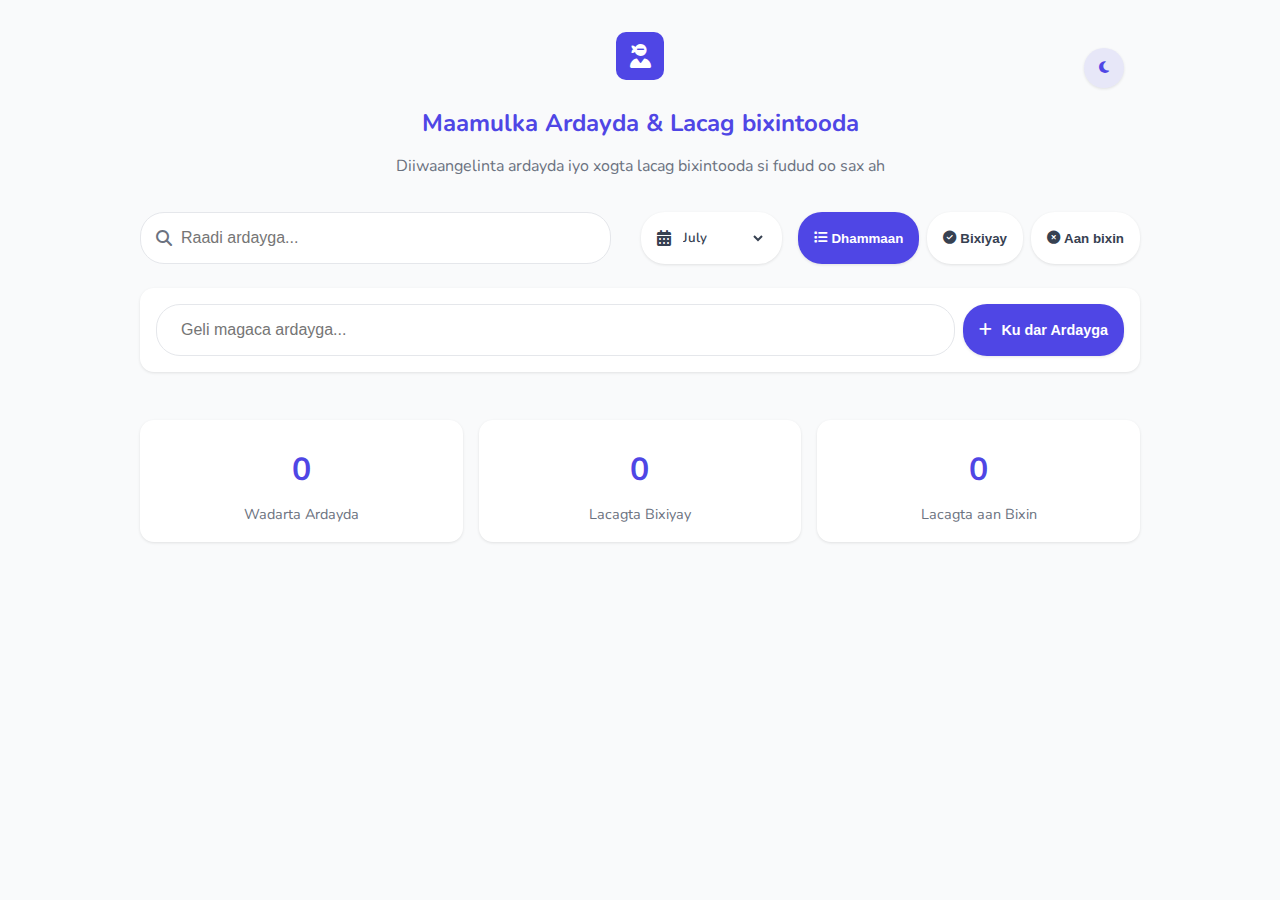
<file: index.html>
<!DOCTYPE html>
<html lang="so">
<head>
  <meta charset="UTF-8">
  <meta name="viewport" content="width=device-width, initial-scale=1.0">
  <title>Maamulka Ardayda & Lacagta</title>
  <link href="https://fonts.googleapis.com/css2?family=Nunito:wght@300;400;600;700&display=swap" rel="stylesheet">
  <link rel="stylesheet" href="https://cdnjs.cloudflare.com/ajax/libs/font-awesome/6.4.0/css/all.min.css">
  
   <link rel="stylesheet" href="style.css">
  <link rel="manifest" href="manifest.json">
<meta name="theme-color" content="#4F46E5">
</head>
<body>

<div class="header">
  <div class="logo">
    
    <div class="logo-icon">
      <i class="fas fa-user-ninja"></i>
    </div>
    <h1>Maamulka Ardayda & Lacag bixintooda</h1>
  </div>
  
  <button id="darkModeToggle" class="dark-mode-toggle">
    <i class="fas fa-moon"></i>
  </button>
  <p class="subtitle">Diiwaangelinta ardayda iyo xogta lacag bixintooda si fudud oo sax ah</p>
</div>

<div class="toolbar">
  <div class="search-container">
    <i class="fas fa-search search-icon"></i>
    <input type="text" id="searchInput" class="search-input" placeholder="Raadi ardayga...">
  </div>
  <div class="month-selector">
    <i class="fas fa-calendar-alt"></i>
    <select id="monthSelect"></select>
  </div>
  <div class="filter-buttons">
    <button class="filter-btn active" data-filter="all">
      <i class="fas fa-list"></i> Dhammaan
    </button>
    <button class="filter-btn" data-filter="paid">
      <i class="fas fa-check-circle"></i> Bixiyay
    </button>
    <button class="filter-btn" data-filter="unpaid">
      <i class="fas fa-times-circle"></i> Aan bixin
    </button>
  </div>

<input type="file" id="fileInput" style="display: none;">

</div>

<div class="input-card">
  <div class="input-group">
    <input type="text" id="studentName" class="form-control" placeholder="Geli magaca ardayga...">
    <button class="btn btn-primary" onclick="addStudent()">
      <i class="fas fa-plus"></i> Ku dar Ardayga
    </button>
  </div>
</div>

<div class="student-list" id="studentList"></div>

<div class="summary-cards">
  <div class="summary-card">
    <div class="summary-value" id="totalStudents">0</div>
    <div class="summary-label">Wadarta Ardayda</div>
  </div>
  <div class="summary-card">
    <div class="summary-value" id="paidStudents">0</div>
    <div class="summary-label">Lacagta Bixiyay</div>
  </div>
  <div class="summary-card">
    <div class="summary-value" id="unpaidStudents">0</div>
    <div class="summary-label">Lacagta aan Bixin</div>
  </div>
</div>
    <script src="Script.js"></script>


<script>
  // Register service worker
  if ('serviceWorker' in navigator) {
    window.addEventListener('load', () => {
      navigator.serviceWorker.register('/sw.js')
        .then(registration => {
          console.log('ServiceWorker registration successful');
          
          // Set up periodic sync (for background updates)
          if ('periodicSync' in registration) {
            registration.periodicSync.register('update-students', {
              minInterval: 24 * 60 * 60 * 1000 // 24 hours
            });
          }
        })
        .catch(err => console.log('ServiceWorker registration failed: ', err));
    });
  }

  // Function to sync data when connection returns
  function syncWhenOnline() {
    if (navigator.onLine) {
      navigator.serviceWorker.ready.then(registration => {
        registration.sync.register('sync-students');
      });
    }
  }

  // Listen for connection changes
  window.addEventListener('online', syncWhenOnline);
</script>
</body>
</html>
</file>
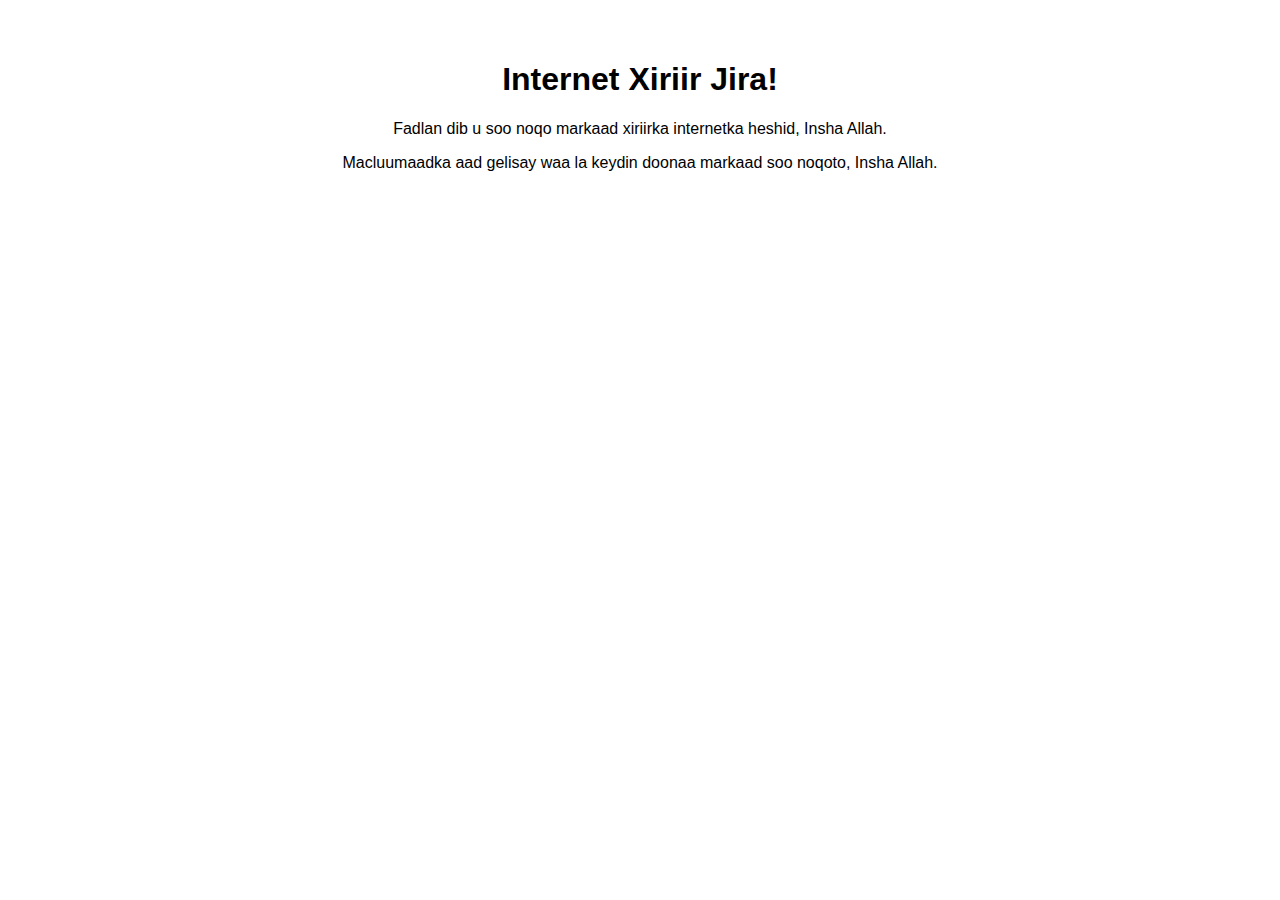
<file: offline.html>
<!DOCTYPE html>
<html lang="so">
<head>
  <meta charset="UTF-8">
  <title>Offline</title>
  <style>
    body {
      font-family: 'Nunito', sans-serif;
      text-align: center;
      padding: 2em;
    }
  </style>
</head>
<body>
  <h1>Internet Xiriir Jira!</h1>
  <p>Fadlan dib u soo noqo markaad xiriirka internetka heshid, Insha Allah.</p>
  <p>Macluumaadka aad gelisay waa la keydin doonaa markaad soo noqoto, Insha Allah.</p>
</body>
</html>
</file>
<file: style.css>
:root {
      --primary: #4F46E5;
      --primary-light: #6366F1;
      --success: #10B981;
      --danger: #EF4444;
      --warning: #F59E0B;
      --light: #F9FAFB;
      --dark: #1F2937;
      --text: #374151;
      --text-light: #6B7280;
      --card-bg: #FFFFFF;
      --border: #E5E7EB;

      /* Dark mode variables */
      --dm-primary: #8B85FF;
      --dm-primary-light: #A5A1FF;
      --dm-success: #34D399;
      --dm-danger: #F87171;
      --dm-warning: #FBBF24;
      --dm-light: #1F2937;
      --dm-dark: #F9FAFB;
      --dm-text: #E5E7EB;
      --dm-text-light: #9CA3AF;
      --dm-card-bg: #111827;
      --dm-border: #374151;

      --radius-sm: 6px;
      --radius-md: 10px;
      --radius-lg: 14px;
      --radius-xl: 18px;
      --radius-round: 24px;

      --space-xs: 4px;
      --space-sm: 8px;
      --space-md: 16px;
      --space-lg: 24px;
      --space-xl: 32px;

      --shadow-sm: 0 1px 3px rgba(0, 0, 0, 0.1);
      --shadow: 0 4px 6px rgba(0, 0, 0, 0.1);
      --shadow-md: 0 10px 15px rgba(0, 0, 0, 0.1);

      --transition: all 0.3s ease;
    }

    body {
      font-family: 'Nunito', sans-serif;
      background-color: var(--light);
      color: var(--text);
      line-height: 1.6;
      padding: var(--space-xl);
      max-width: 1000px;
      margin: 0 auto;
      transition: background-color 0.3s ease;
    }

    /* Dark mode styles */
    body.dark-mode {
      background-color: var(--dm-light);
      color: var(--dm-text);
    }

    body.dark-mode .input-card,
    body.dark-mode .student-list,
    body.dark-mode .summary-card,
    body.dark-mode .student-item {
      background-color: var(--dm-card-bg);
      border-color: var(--dm-border);
    }

    body.dark-mode .form-control,
    body.dark-mode .search-input,
    body.dark-mode .month-selector,
    body.dark-mode .month-selector select {
      background-color: var(--dm-card-bg);
      color: var(--dm-text);
      border-color: var(--dm-border);
    }

    body.dark-mode .student-name,
    body.dark-mode .summary-value {
      color: var(--dm-dark);
    }

    body.dark-mode .student-date,
    body.dark-mode .summary-label,
    body.dark-mode .subtitle {
      color: var(--dm-text-light);
    }

    body.dark-mode .paid {
      background-color: rgba(52, 211, 153, 0.1);
      color: var(--dm-success);
    }

    body.dark-mode .unpaid {
      background-color: rgba(248, 113, 113, 0.1);
      color: var(--dm-danger);
    }

    .header {
      text-align: center;
      margin-bottom: var(--space-xl);
      position: relative;
    }

    .logo {
      display: flex;
      align-items: center;
      justify-content: center;
      gap: var(--space-sm);
      margin-bottom: var(--space-sm);
    }

    .logo-icon {
      width: 48px;
      height: 48px;
      background: var(--primary);
      border-radius: var(--radius-md);
      display: flex;
      align-items: center;
      justify-content: center;
      color: white;
      font-size: 1.5rem;
    }

    h1 {
      font-size: 2rem;
      color: var(--primary);
      margin-bottom: var(--space-xs);
      font-weight: 700;
    }

    .subtitle {
      color: var(--text-light);
      font-size: 1rem;
      max-width: 600px;
      margin: 0 auto;
    }

    /* Dark mode toggle button */
    .dark-mode-toggle {
      position: absolute;
      top: var(--space-md);
      right: var(--space-md);
      background: rgba(79, 70, 229, 0.1);
      border: none;
      width: 40px;
      height: 40px;
      border-radius: 50%;
      display: flex;
      align-items: center;
      justify-content: center;
      cursor: pointer;
      transition: var(--transition);
      color: var(--primary);
      box-shadow: var(--shadow-sm);
    }

    .dark-mode-toggle:hover {
      transform: scale(1.1);
      box-shadow: var(--shadow);
      background: rgba(79, 70, 229, 0.2);
    }

    body.dark-mode .dark-mode-toggle {
      background: rgba(139, 133, 255, 0.1);
      color: var(--dm-primary);
    }

    body.dark-mode .dark-mode-toggle:hover {
      background: rgba(139, 133, 255, 0.2);
    }

    .dark-mode-toggle i {
      transition: all 0.3s ease;
    }

    body.dark-mode .dark-mode-toggle i.fa-sun {
      transform: rotate(360deg);
    }

    .toolbar {
      display: flex;
      flex-wrap: wrap;
      gap: var(--space-md);
      margin-bottom: var(--space-lg);
    }

    .search-container {
      flex: 1;
      min-width: 250px;
      position: relative;
    }

    .search-input {
      width: 85%;
      padding: var(--space-md) var(--space-md) var(--space-md) 40px;
      border: 1px solid var(--border);
      border-radius: var(--radius-round);
      font-size: 1rem;
      transition: var(--transition);
    }

    .search-input:focus {
      outline: none;
      border-color: var(--primary);
      box-shadow: 0 0 0 3px rgba(79, 70, 229, 0.1);
    }

    .search-icon {
      position: absolute;
      left: var(--space-md);
      top: 50%;
      transform: translateY(-50%);
      color: var(--text-light);
    }

    .month-selector {
      display: flex;
      align-items: center;
      gap: var(--space-sm);
      background-color: var(--card-bg);
      padding: var(--space-sm) var(--space-md);
      border-radius: var(--radius-round);
      box-shadow: var(--shadow-sm);
    }

    .month-selector select {
      border: none;
      background: transparent;
      font-family: 'Nunito', sans-serif;
      font-weight: 600;
      color: var(--text);
      cursor: pointer;
    }

    .month-selector select:focus {
      outline: none;
    }

    .filter-buttons {
      display: flex;
      gap: var(--space-sm);
    }

    .filter-btn {
      padding: var(--space-sm) var(--space-md);
      border: none;
      border-radius: var(--radius-round);
      background-color: var(--card-bg);
      color: var(--text);
      font-weight: 600;
      cursor: pointer;
      transition: var(--transition);
      display: flex;
      align-items: center;
      gap: var(--space-xs);
      box-shadow: var(--shadow-sm);
    }

    .filter-btn.active {
      background-color: var(--primary);
      color: white;
    }

    .input-card {
      background-color: var(--card-bg);
      border-radius: var(--radius-lg);
      padding: var(--space-lg);
      box-shadow: var(--shadow-sm);
      margin-bottom: var(--space-lg);
    }

    .input-group {
      display: flex;
      gap: var(--space-sm);
    }

    .form-control {
      flex: 1;
      padding: var(--space-md) var(--space-lg);
      border: 1px solid var(--border);
      border-radius: var(--radius-round);
      font-size: 1rem;
      transition: var(--transition);
    }

    .form-control:focus {
      outline: none;
      border-color: var(--primary);
      box-shadow: 0 0 0 3px rgba(79, 70, 229, 0.1);
    }

    .btn {
      padding: var(--space-md) var(--space-lg);
      border: none;
      border-radius: var(--radius-round);
      font-weight: 600;
      cursor: pointer;
      transition: var(--transition);
      display: inline-flex;
      align-items: center;
      gap: var(--space-sm);
    }

    .btn-primary {
      background-color: var(--primary);
      color: white;
      box-shadow: var(--shadow-sm);
    }

    .btn-primary:hover {
      background-color: var(--primary-light);
      transform: translateY(-2px);
      box-shadow: var(--shadow);
    }

    .btn-sm {
      padding: var(--space-sm) var(--space-md);
      font-size: 0.85rem;
    }

    .student-list {
      background-color: var(--card-bg);
      border-radius: var(--radius-lg);
      box-shadow: var(--shadow-sm);
      overflow: hidden;
    }

    .student-item {
      padding: var(--space-md) var(--space-lg);
      border-bottom: 1px solid var(--border);
      display: flex;
      align-items: center;
      justify-content: space-between;
      transition: var(--transition);
    }

    .student-item:last-child {
      border-bottom: none;
    }

    .student-item:hover {
      background-color: rgba(249, 250, 251, 0.5);
    }

    body.dark-mode .student-item:hover {
      background-color: rgba(31, 41, 55, 0.5);
    }

    .student-info {
      display: flex;
      align-items: center;
      gap: var(--space-md);
    }

    .student-avatar {
      width: 40px;
      height: 40px;
      border-radius: 50%;
      background: linear-gradient(135deg, var(--primary), var(--primary-light));
      display: flex;
      align-items: center;
      justify-content: center;
      color: white;
      font-weight: bold;
    }

    .student-details {
      display: flex;
      flex-direction: column;
    }

    .student-name {
      font-weight: 700;
      color: var(--text);
    }

    .student-date {
      font-size: 0.8rem;
      color: var(--text-light);
    }

    .payment-status {
      font-weight: 600;
      padding: var(--space-xs) var(--space-sm);
      border-radius: var(--radius-round);
      font-size: 0.85rem;
    }

    .paid {
      background-color: rgba(16, 185, 129, 0.1);
      color: var(--success);
    }

    .unpaid {
      background-color: rgba(239, 68, 68, 0.1);
      color: var(--danger);
    }

    .action-buttons {
      display: flex;
      gap: var(--space-xs);
    }

    .btn-success {
      background-color: var(--success);
      color: white;
    }

    .btn-danger {
      background-color: var(--danger);
      color: white;
    }

    .btn-warning {
      background-color: var(--warning);
      color: white;
    }

    .btn-success:hover, .btn-danger:hover, .btn-warning:hover {
      transform: translateY(-2px);
      box-shadow: var(--shadow-sm);
    }

    .summary-cards {
      display: grid;
      grid-template-columns: repeat(auto-fit, minmax(200px, 1fr));
      gap: var(--space-md);
      margin-top: var(--space-lg);
    }

    .summary-card {
      background-color: var(--card-bg);
      border-radius: var(--radius-lg);
      padding: var(--space-md);
      box-shadow: var(--shadow-sm);
      text-align: center;
      transition: var(--transition);
    }

    .summary-card:hover {
      transform: translateY(-5px);
      box-shadow: var(--shadow);
    }

    .summary-value {
      font-size: 2rem;
      font-weight: 700;
      color: var(--primary);
      margin: var(--space-sm) 0;
    }

    .summary-label {
      font-size: 0.9rem;
      color: var(--text-light);
    }

    .empty-state {
      text-align: center;
      padding: var(--space-xl) var(--space-lg);
      color: var(--text-light);
    }
@media (max-width: 768px) {
  /* Existing styles... */
  
  /* Add these */
  .summary-cards {
    grid-template-columns: 1fr;
  }
  

  
  .filter-buttons {
    overflow-x: auto;
    padding-bottom: var(--space-sm);
    width: 100%;
  }
  
  .filter-btn {
    white-space: nowrap;
  }
  
  .student-item {
    position: relative;
    padding-left: var(--space-md);
  }
  
  .payment-status {
    position: absolute;
    top: var(--space-sm);
    right: var(--space-sm);
    font-size: 0.7rem;
  }
  
  .action-buttons {
    margin-top: var(--space-sm);
    width: 100%;
    justify-content: space-between;
  }
}
@media (max-width: 768px) {
  .month-selector {
    flex-direction: column;
    align-items: stretch; /* Changed from flex-start for better alignment */
    gap: var(--space-sm);
    width: 100%;
    background-color: var(--card-bg);
    padding: var(--space-md);
    border-radius: var(--radius-md);
    box-shadow: var(--shadow-sm);
    margin-bottom: var(--space-sm);
  }

  .month-selector select {
    width: 100%;
    padding: var(--space-md);
    border: 1px solid var(--border);
    border-radius: var(--radius-sm);
    background-color: var(--card-bg);
    color: var(--text);
    font-size: 1rem;
    appearance: none;
    background-image: url("data:image/svg+xml;charset=UTF-8,%3csvg xmlns='http://www.w3.org/2000/svg' viewBox='0 0 24 24' fill='none' stroke='currentColor' stroke-width='2' stroke-linecap='round' stroke-linejoin='round'%3e%3cpolyline points='6 9 12 15 18 9'%3e%3c/polyline%3e%3c/svg%3e");
    background-repeat: no-repeat;
    background-position: right var(--space-md) center;
    background-size: 1rem;
  }

  .month-selector select:focus {
    outline: none;
    border-color: var(--primary);
    box-shadow: 0 0 0 2px rgba(79, 70, 229, 0.2);
  }

  /* Dark mode styles */
  body.dark-mode .month-selector {
    background-color: var(--dm-card-bg);
  }

  body.dark-mode .month-selector select {
    background-color: var(--dm-card-bg);
    color: var(--dm-text);
    border-color: var(--dm-border);
  }
}

/* Additional improvements for very small screens */
@media (max-width: 480px) {
  .month-selector {
    padding: var(--space-sm);
  }

  .month-selector select {
    padding: var(--space-sm) var(--space-md);
    font-size: 0.9rem;
  }
}
/* Payment Status Styles - Light/Dark Mode Compatible */
.payment-status {
  display: inline-flex;
  align-items: center;
  gap: var(--space-xs);
  padding: var(--space-xs) var(--space-sm);
  border-radius: var(--radius-round);
  font-weight: 600;
  box-shadow: var(--shadow-sm);
  transition: background 0.3s ease, color 0.3s ease;
}

/* Light Mode Styles */
.paid {
  background: linear-gradient(135deg, var(--success), #34D399);
  color: white;
}

.unpaid {
  background: linear-gradient(135deg, var(--danger), #F87171);
  color: white;
}

/* Dark Mode Overrides */
body.dark-mode .paid {
  background: linear-gradient(135deg, var(--dm-success), #10B981);
  color: var(--dm-dark);
}

body.dark-mode .unpaid {
  background: linear-gradient(135deg, var(--dm-danger), #EF4444);
  color: var(--dm-dark);
}

/* Mobile Responsiveness */
@media (max-width: 480px) {
  body {
    padding: var(--space-sm);
  }
  
  .payment-status {
    font-size: 0.8rem;
    padding: var(--space-xs) var(--space-sm);
  }
}
  .logo {
    flex-direction: column;
    text-align: center;
  }
  
  h1 {
    font-size: 1.5rem;
  }
  
  .input-card {
    padding: var(--space-md);
  }
  
  .btn {
    padding: var(--space-sm) var(--space-md);
    font-size: 0.9rem;
  }
}
    .empty-icon {
      font-size: 3.5rem;
      color: var(--primary-light);
      margin-bottom: var(--space-md);
      opacity: 0.7;
    }

    .empty-title {
      font-size: 1.5rem;
      color: var(--text);
      margin-bottom: var(--space-sm);
    }

    /* Pulsing animation for unpaid students */
    @keyframes pulse {
      0% { opacity: 0.8; }
      50% { opacity: 1; }
      100% { opacity: 0.8; }
    }

    .unpaid {
      animation: pulse 2s infinite;
    }

    /* Highlight newly added students */
    .student-item.new {
      border-left: 4px solid var(--primary);
    }

    @media (max-width: 768px) {
      body {
        padding: var(--space-md);
      }

      .toolbar {
        flex-direction: column;
      }

      .filter-buttons {
        justify-content: center;
      }

      .input-group {
        flex-direction: column;
      }

      .student-item {
        flex-direction: column;
        align-items: flex-start;
        gap: var(--space-md);
        padding: var(--space-lg);
      }

      .action-buttons {
        width: 100%;
        justify-content: flex-end;
      }
    }
</file>
